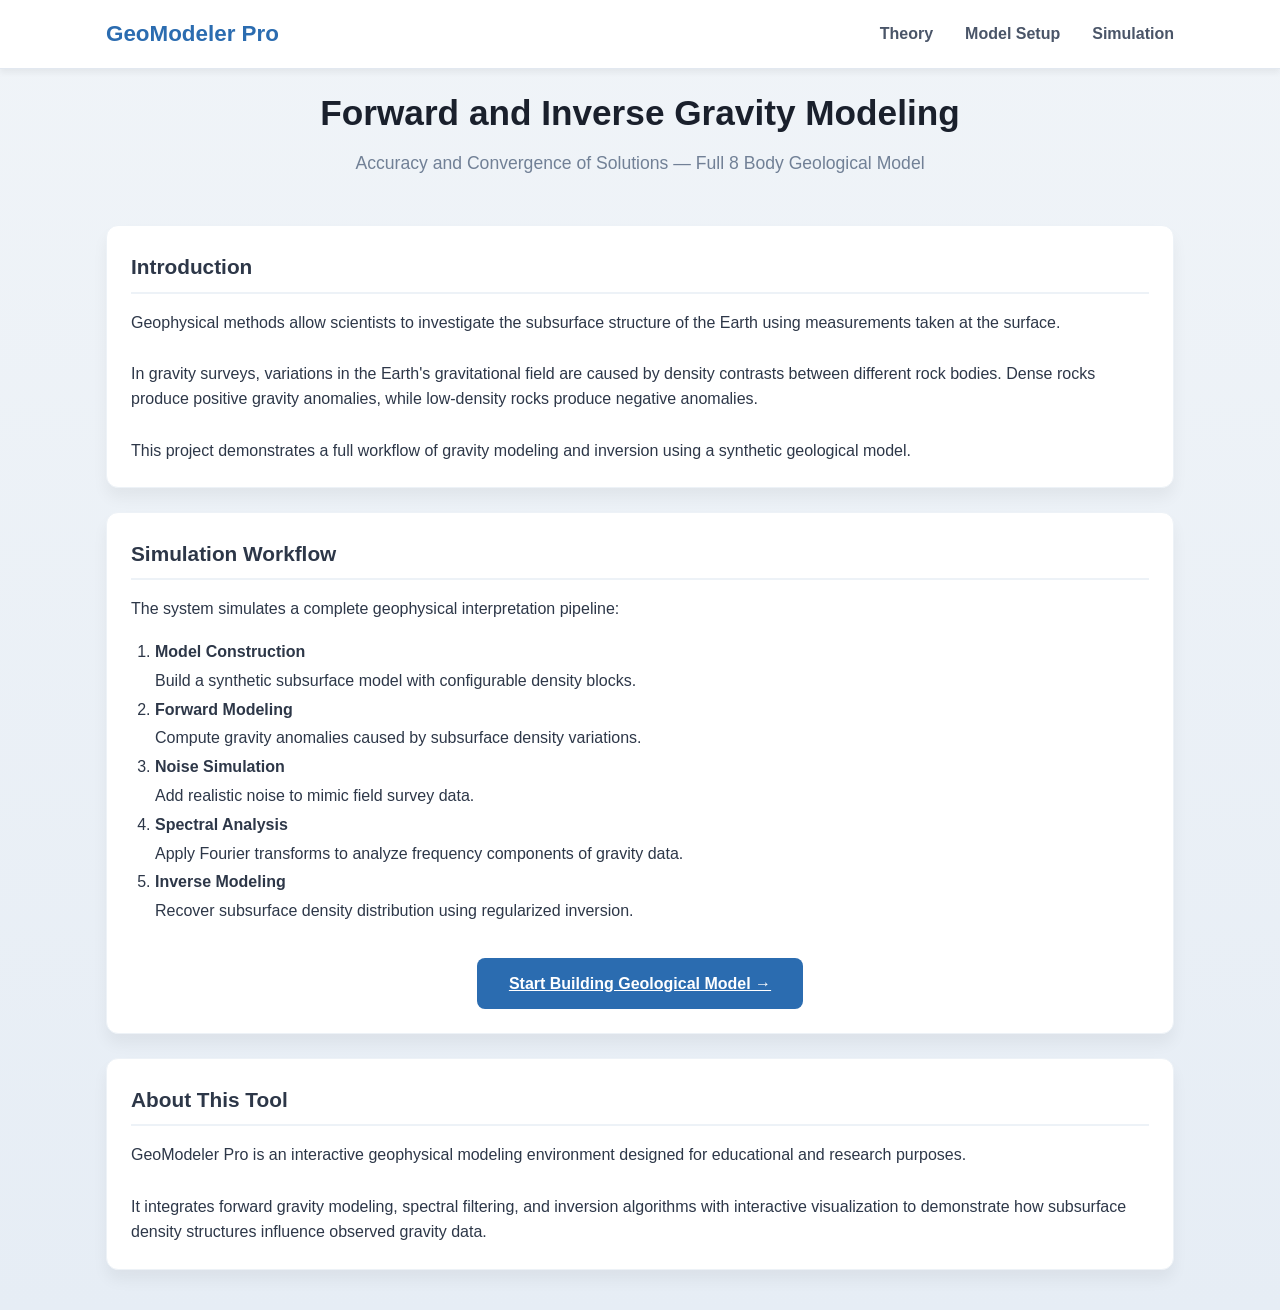
<file: index.html>
<!DOCTYPE html>
<html lang="en">

<head>

<meta charset="UTF-8">
<meta name="viewport" content="width=device-width, initial-scale=1.0">

<title>GeoModeler Pro</title>

<link rel="stylesheet" href="style.css">

</head>


<body>

<!-- NAVBAR -->

<nav class="navbar">
<div class="nav-container">

<div class="nav-brand">GeoModeler Pro</div>

<button class="menu-toggle" onclick="toggleMenu()">☰</button>

<ul class="nav-links" id="navLinks">
<li><a href="index.html">Theory</a></li>
<li><a href="model.html">Model Setup</a></li>
<li><a href="simulation.html">Simulation</a></li>
</ul>

</div>
</nav>


<!-- MAIN CONTENT -->

<main class="container">


<header class="page-header">

<h1>Forward and Inverse Gravity Modeling</h1>

<p class="subtitle">

Accuracy and Convergence of Solutions — Full 8 Body Geological Model

</p>

</header>



<!-- INTRODUCTION -->

<section class="content-card">

<h2>Introduction</h2>

<p>

Geophysical methods allow scientists to investigate the subsurface structure of the Earth using measurements taken at the surface.

</p>

<br>

<p>

In gravity surveys, variations in the Earth's gravitational field are caused by density contrasts between different rock bodies. Dense rocks produce positive gravity anomalies, while low-density rocks produce negative anomalies.

</p>

<br>

<p>

This project demonstrates a full workflow of gravity modeling and inversion using a synthetic geological model.

</p>

</section>



<!-- WORKFLOW -->

<section class="content-card">

<h2>Simulation Workflow</h2>

<p style="margin-bottom:1rem">

The system simulates a complete geophysical interpretation pipeline:

</p>


<ol style="padding-left:1.5rem; line-height:1.8">

<li>

<strong>Model Construction</strong><br>

Build a synthetic subsurface model with configurable density blocks.

</li>


<li>

<strong>Forward Modeling</strong><br>

Compute gravity anomalies caused by subsurface density variations.

</li>


<li>

<strong>Noise Simulation</strong><br>

Add realistic noise to mimic field survey data.

</li>


<li>

<strong>Spectral Analysis</strong><br>

Apply Fourier transforms to analyze frequency components of gravity data.

</li>


<li>

<strong>Inverse Modeling</strong><br>

Recover subsurface density distribution using regularized inversion.

</li>

</ol>


<div class="action-container">

<a href="model.html" class="btn-primary">

Start Building Geological Model →

</a>

</div>

</section>



<!-- ABOUT -->

<section class="content-card">

<h2>About This Tool</h2>

<p>

GeoModeler Pro is an interactive geophysical modeling environment designed for educational and research purposes.

</p>

<br>

<p>

It integrates forward gravity modeling, spectral filtering, and inversion algorithms with interactive visualization to demonstrate how subsurface density structures influence observed gravity data.

</p>

</section>



</main>

<script>
function toggleMenu(){
const menu=document.getElementById("navLinks")
menu.classList.toggle("active")
}
</script>

</body>

</html>
</file>
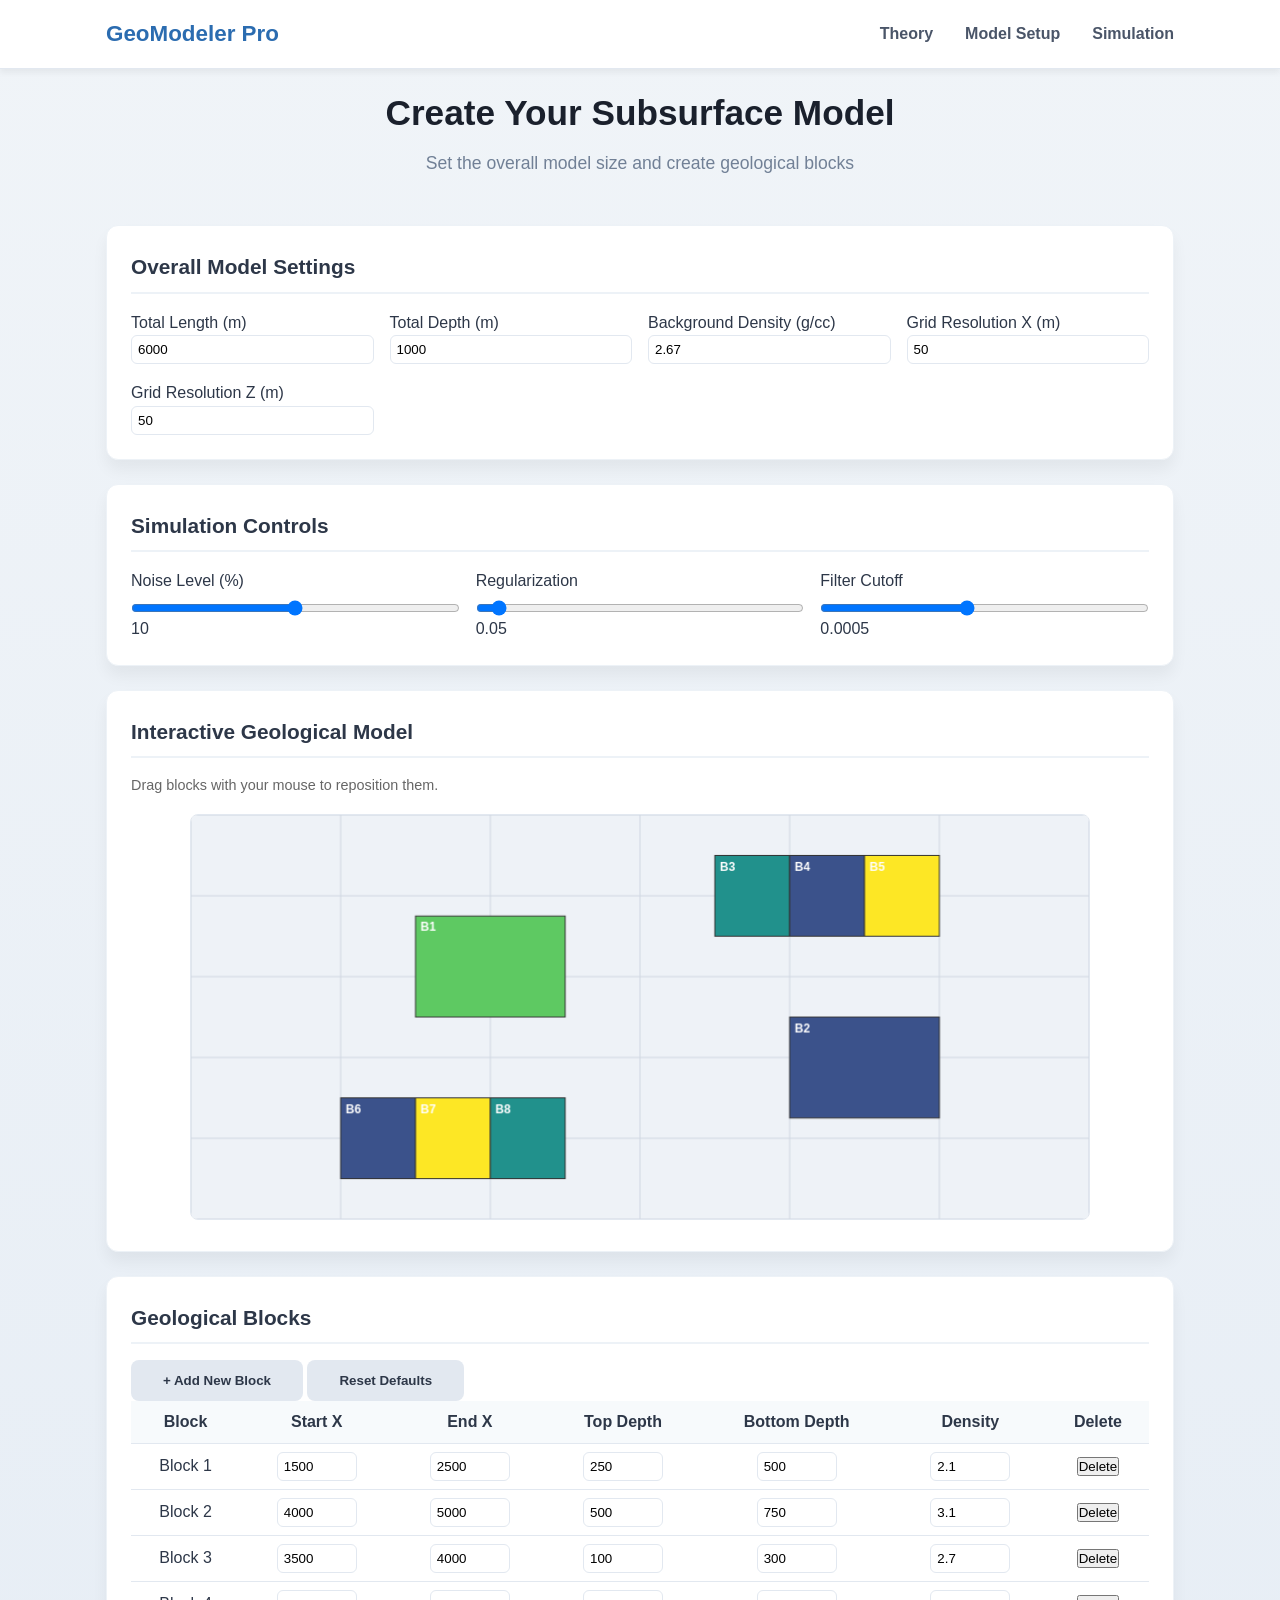
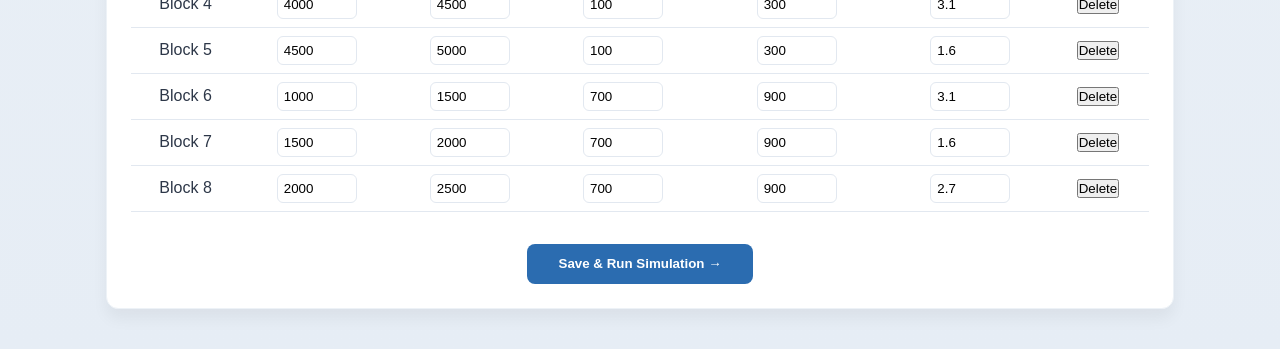
<file: model.html>
<!DOCTYPE html>
<html lang="en">

<head>
<meta charset="UTF-8">
<meta name="viewport" content="width=device-width, initial-scale=1.0">

<title>Model Setup | GeoModeler Pro</title>

<link rel="stylesheet" href="style.css">

</head>

<body>

<nav class="navbar">
<div class="nav-container">

<div class="nav-brand">GeoModeler Pro</div>

<button class="menu-toggle" onclick="toggleMenu()">☰</button>

<ul class="nav-links" id="navLinks">
<li><a href="index.html">Theory</a></li>
<li><a href="model.html">Model Setup</a></li>
<li><a href="simulation.html">Simulation</a></li>
</ul>


</div>
</nav>


<main class="container">

<header class="page-header">

<h1>Create Your Subsurface Model</h1>

<p class="subtitle">
Set the overall model size and create geological blocks
</p>

</header>


<!-- GLOBAL SETTINGS -->

<section class="content-card">

<h2>Overall Model Settings</h2>

<div class="global-settings">

<div class="input-group">
<label>Total Length (m)</label>
<input type="number" id="modelLength" value="6000">
</div>

<div class="input-group">
<label>Total Depth (m)</label>
<input type="number" id="modelDepth" value="1000">
</div>

<div class="input-group">
<label>Background Density (g/cc)</label>
<input type="number" step="0.01" id="bgDensity" value="2.67">
</div>

<div class="input-group">
<label>Grid Resolution X (m)</label>
<input type="number" id="gridDx" value="50">
</div>

<div class="input-group">
<label>Grid Resolution Z (m)</label>
<input type="number" id="gridDz" value="50">
</div>

</div>

</section>


<!-- SIMULATION CONTROLS -->

<section class="content-card">

<h2>Simulation Controls</h2>

<div class="global-settings">

<div class="input-group">
<label>Noise Level (%)</label>
<input type="range" min="0" max="20" value="10" id="noiseLevel"
oninput="noiseValue.innerText=this.value">
<span id="noiseValue">10</span>
</div>

<div class="input-group">
<label>Regularization</label>
<input type="range" min="0.001" max="1" step="0.001" value="0.05" id="lambdaReg"
oninput="lambdaValue.innerText=this.value">
<span id="lambdaValue">0.05</span>
</div>

<div class="input-group">
<label>Filter Cutoff</label>
<input type="range" min="0.0001" max="0.001" step="0.0001" value="0.0005" id="cutoffFreq"
oninput="cutoffValue.innerText=this.value">
<span id="cutoffValue">0.0005</span>
</div>

</div>

</section>


<!-- GEOLOGICAL MODEL CANVAS -->

<section class="content-card">

<h2>Interactive Geological Model</h2>

<p style="font-size:0.9rem;color:#666;margin-bottom:1rem;">

Drag blocks with your mouse to reposition them.

</p>

<div class="canvas-container">

<canvas id="modelCanvas"></canvas>

</div>

</section>


<!-- BLOCK TABLE -->

<section class="content-card">

<div class="table-controls">

<h2>Geological Blocks</h2>

<div>

<button class="btn-secondary" onclick="addBlock()">

+ Add New Block

</button>

<button class="btn-secondary" onclick="resetToDefault()">

Reset Defaults

</button>

</div>

</div>


<div class="table-responsive">

<table id="blocks-table">

<thead>

<tr>

<th>Block</th>

<th>Start X</th>

<th>End X</th>

<th>Top Depth</th>

<th>Bottom Depth</th>

<th>Density</th>

<th>Delete</th>

</tr>

</thead>

<tbody id="table-body"></tbody>

</table>

</div>


<div class="action-container">

<button class="btn-primary" onclick="saveAndProceed()">

Save & Run Simulation →

</button>

</div>

</section>

</main>


<script src="script.js"></script>

<script>

/* SAVE ALL PARAMETERS */

function saveParameters(){

localStorage.setItem("modelLength",
document.getElementById("modelLength").value)

localStorage.setItem("modelDepth",
document.getElementById("modelDepth").value)

localStorage.setItem("bgDensity",
document.getElementById("bgDensity").value)

localStorage.setItem("gridDx",
document.getElementById("gridDx").value)

localStorage.setItem("gridDz",
document.getElementById("gridDz").value)

localStorage.setItem("noiseLevel",
document.getElementById("noiseLevel").value)

localStorage.setItem("lambdaReg",
document.getElementById("lambdaReg").value)

localStorage.setItem("cutoffFreq",
document.getElementById("cutoffFreq").value)

}


/* MODIFY ORIGINAL SAVE BUTTON */

function saveAndProceed(){

saveParameters()

localStorage.setItem("geoBlocks",JSON.stringify(blocks))

window.location.href="simulation.html"

}

</script>

<script>
function toggleMenu(){
const menu=document.getElementById("navLinks")
menu.classList.toggle("active")
}
</script>

</body>
</html>
</file>
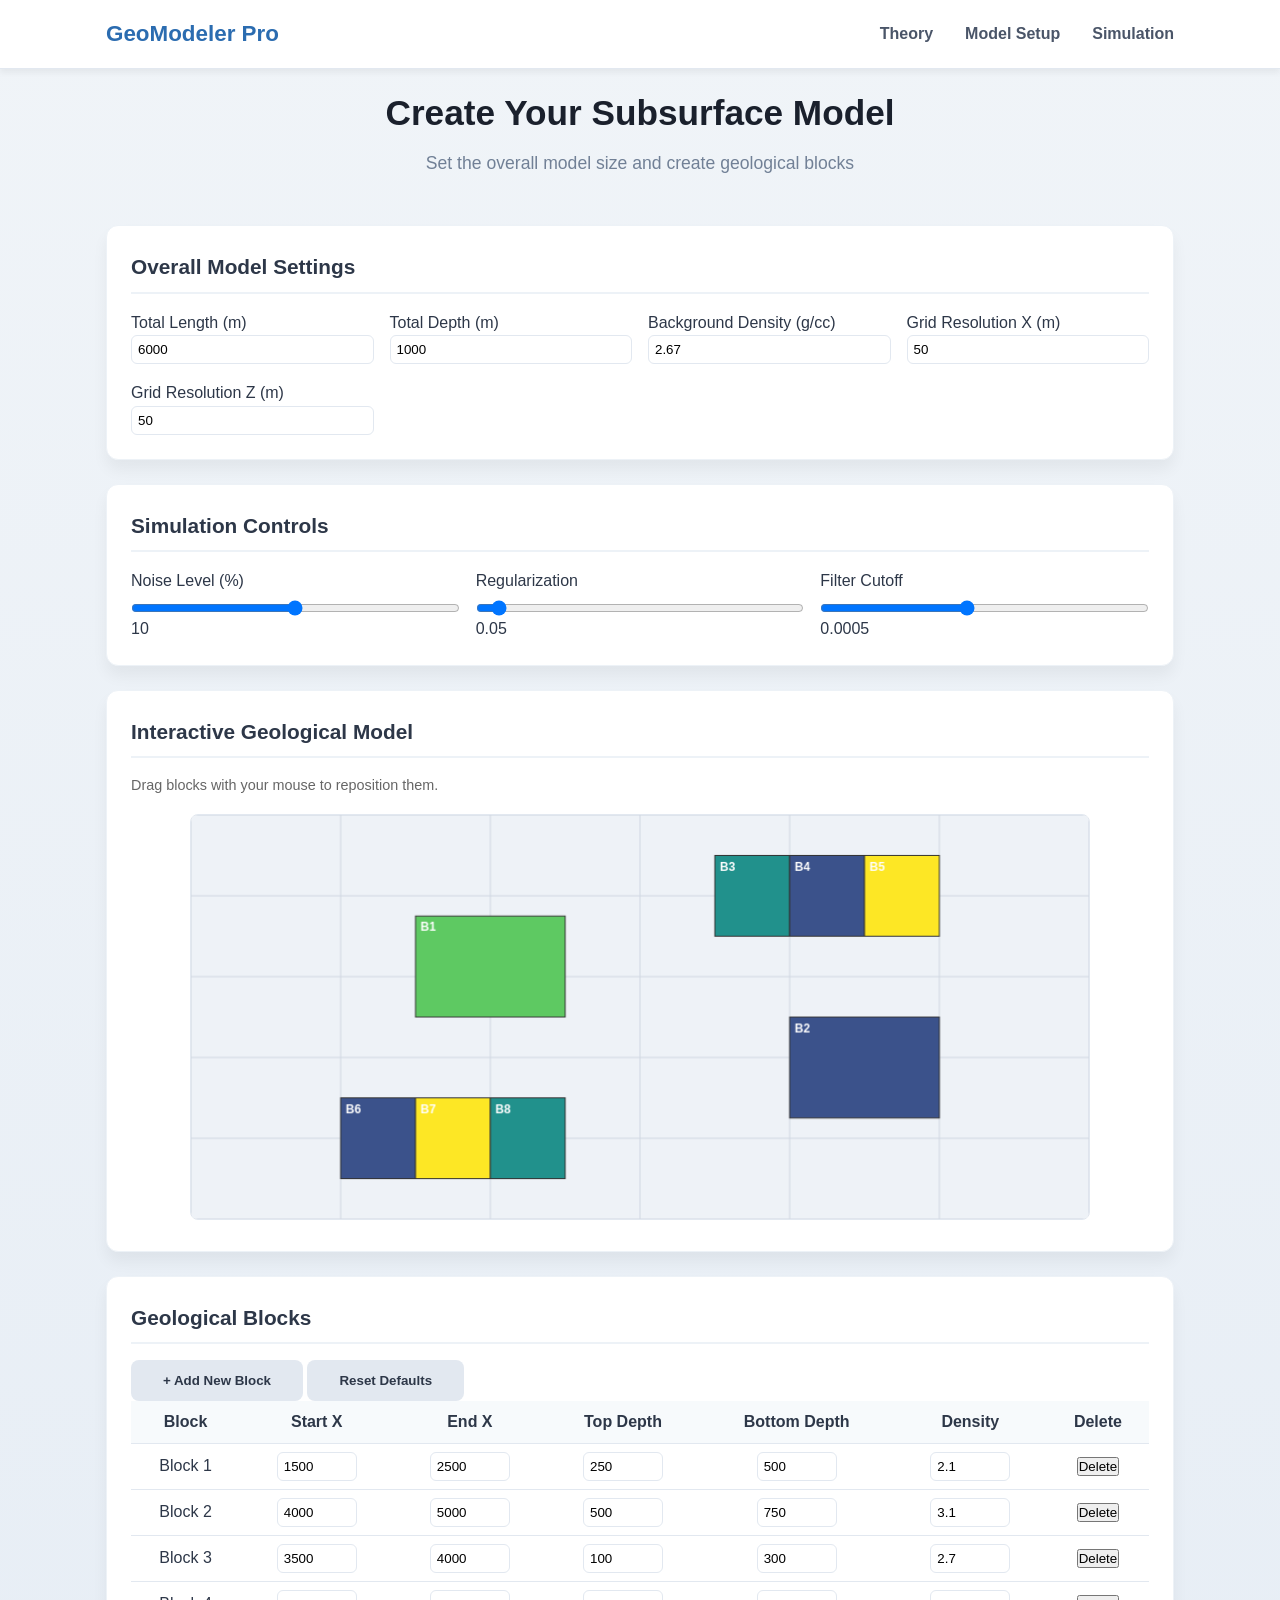
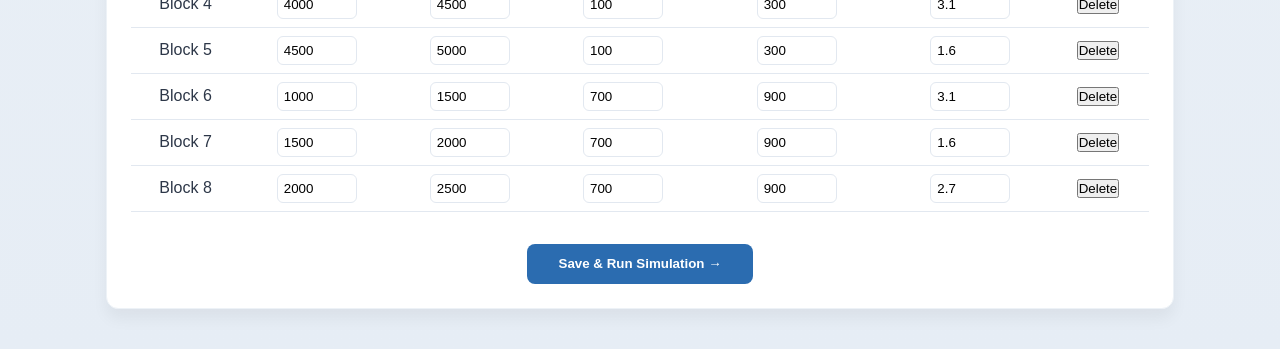
<file: simulation.html>
<!DOCTYPE html>
<html lang="en">

<head>

<meta charset="UTF-8">
<meta name="viewport" content="width=device-width, initial-scale=1.0">

<title>Simulation Results | GeoModeler Pro</title>

<link rel="stylesheet" href="style.css">

<script src="https://cdn.plot.ly/plotly-2.27.0.min.js"></script>

</head>


<body>

<nav class="navbar">
<div class="nav-container">

<div class="nav-brand">GeoModeler Pro</div>

<button class="menu-toggle" onclick="toggleMenu()">☰</button>

<ul class="nav-links" id="navLinks">
<li><a href="index.html">Theory</a></li>
<li><a href="model.html">Model Setup</a></li>
<li><a href="simulation.html">Simulation</a></li>
</ul>


</div>
</nav>


<main class="container">


<header class="page-header">

<h1>Geophysical Simulation Results</h1>

<p class="subtitle" id="error-display">
Running full spectral filtering and inversion workflow...
</p>

</header>



<!-- LOADING STATE -->

<section class="content-card" id="status-section">

<div id="loading-message" style="text-align:center;padding:3rem 1rem;">

<div class="loader-spinner"></div>

<h2>Running Simulation...</h2>

<p>This may take a few seconds.</p>

</div>


<div id="error-message" style="display:none;text-align:center;padding:3rem 1rem;">

<h2 style="color:#e53e3e;">Connection Error</h2>

<p>Unable to connect to backend simulation server.</p>

<button class="btn-primary" onclick="runSimulation()">

Retry Simulation

</button>

</div>

</section>



<!-- RESULTS -->

<section id="results-section" style="display:none;">


<!-- TRUE MODEL -->

<div class="content-card">

<h2>1. True Geological Model</h2>

<div id="plot-true-model" class="chart-container"></div>

</div>



<!-- POWER + DATA FIT -->

<div class="content-card">
<h2>2. Synthetic Gravity Data with Noise</h2>
<div id="plot-gravity" class="chart-container"></div>
</div>

<div class="content-card">
<h2>3. Power Spectrum of Gravity Data</h2>
<div id="plot-spectrum" class="chart-container"></div>
</div>

<div class="content-card">

<h2>FFT Filter Control</h2>

<input
type="range"
min="0.0001"
max="0.001"
step="0.0001"
value="0.0005"
id="fftSlider"
oninput="updateFFT(this.value)"
>

<p>Cutoff Frequency: <span id="fftValue">0.0005</span></p>

</div>

<div class="content-card">
<h2>4. Gravity Signal After Spectral Filtering</h2>
<div id="plot-filtered" class="chart-container"></div>
</div>

<div class="content-card">
<h2>5. Residual Gravity (High Frequency Component)</h2>
<div id="plot-residual" class="chart-container"></div>
</div>

<div class="content-card">
<h2>6. Recovered Geological Model</h2>
<div id="plot-recovered-model" class="chart-container"></div>
</div>

<div class="content-card">

<h2>3D Geological Model Viewer</h2>

<div id="plot-3d-model" class="chart-container"></div>

</div>

<div class="content-card">
<h2>7. Data Fit After Inversion</h2>
<div id="plot-data-fit" class="chart-container"></div>
</div>

<div class="content-card">
<h2>8. Convergence Analysis: Error vs Grid Resolution</h2>
<div id="plot-convergence" class="chart-container"></div>
</div>




<!-- CROSS SECTION -->
<div class="content-card">

<h2>Cross-Section Explorer</h2>

<p>
Drag the slider to inspect a vertical geological slice through the recovered model.
</p>

<input
type="range"
min="0"
max="6000"
step="50"
value="3000"
id="crossSectionSlider"
oninput="updateCrossSection(this.value)"
style="width:100%;margin-bottom:10px;"
>

<p>
Slice Position: <strong><span id="slicePosition">3000</span></strong> m
</p>

<div id="cross-section-plot" class="chart-container"></div>

</div>

<div class="content-card">

<h2>Density Legend</h2>

<div class="density-legend">

<div class="legend-item" style="background:#440154">High Density</div>
<div class="legend-item" style="background:#3b528b">Medium-High</div>
<div class="legend-item" style="background:#21918c">Medium</div>
<div class="legend-item" style="background:#5ec962">Low</div>
<div class="legend-item" style="background:#fde725">Very Low</div>

</div>

</div>
</div>



<!-- ACTION BUTTONS -->

<div class="action-container">

<button class="btn-primary" onclick="downloadResults()">

Download Simulation Data

</button>

</div>


<div class="action-container">

<a href="model.html" class="btn-secondary">

← Return to Model Editor

</a>

</div>



</section>


</main>


<script src="simulation.js"></script>

<script>
function toggleMenu(){
const menu=document.getElementById("navLinks")
menu.classList.toggle("active")
}
</script>

</body>

</html>
</file>
<file: style.css>
/* -------------------------------
GLOBAL RESET
--------------------------------*/

*{
    margin:0;
    padding:0;
    box-sizing:border-box;
    font-family:-apple-system,BlinkMacSystemFont,"Segoe UI",Roboto,Helvetica,Arial,sans-serif;
}

body{
    background:#f0f4f8;
    color:#2d3748;
    line-height:1.6;
}

html{
scroll-behavior:smooth;
}

/* -------------------------------
NAVBAR
--------------------------------*/

.navbar{
    background:white;
    border-bottom:1px solid #e2e8f0;
    box-shadow:0 4px 6px rgba(0,0,0,0.05);
    position:sticky;
    top:0;
    z-index:100;
}

.nav-container{
width:100%;
max-width:1100px;
margin:auto;
padding:1rem;
display:flex;
justify-content:space-between;
align-items:center;
flex-wrap:wrap;
}

.nav-brand{
    font-size:1.4rem;
    font-weight:700;
    color:#2b6cb0;
}

.nav-links{
    list-style:none;
    display:flex;
    gap:2rem;
}

.nav-links a{
    text-decoration:none;
    color:#4a5568;
    font-weight:600;
    padding-bottom:4px;
}

.nav-links a:hover{
    color:#2b6cb0;
}

.nav-links a.active{
    color:#2b6cb0;
    border-bottom:3px solid #2b6cb0;
}

.menu-toggle{
display:none;
font-size:24px;
background:none;
border:none;
cursor:pointer;
}

/* Mobile */

@media(max-width:768px){

.menu-toggle{
display:block;
}

.nav-links{
display:none;
flex-direction:column;
width:100%;
gap:1rem;
margin-top:10px;
}

.nav-links.active{
display:flex;
}

}


/* -------------------------------
PAGE LAYOUT
--------------------------------*/
.container{
width:100%;
max-width:1100px;
margin:auto;
padding:1rem;
}

.page-header{
text-align:center;
margin-bottom:3rem;
}

.page-header h1{
font-size:2.2rem;
color:#1a202c;
margin-bottom:0.5rem;
}

.subtitle{
color:#718096;
font-size:1.1rem;
}


/* -------------------------------
CONTENT CARDS
--------------------------------*/

.content-card{
width:100%;
max-width:100%;
background:white;
border-radius:12px;
padding:1.5rem;
box-shadow:0 10px 15px rgba(0,0,0,0.05);
border:1px solid #edf2f7;
margin-bottom:1.5rem;
transition:transform .25s ease, box-shadow .25s ease;
}

.content-card:hover{
transform:translateY(-5px);
box-shadow:0 25px 35px rgba(0,0,0,0.12);
}


.content-card h2{

font-size:1.3rem;

margin-bottom:1rem;

border-bottom:2px solid #edf2f7;

padding-bottom:0.5rem;

}


/* -------------------------------
CHARTS
--------------------------------*/

.chart-grid{
display:flex;
flex-direction:column;
gap:2rem;
margin-bottom:2rem;
}

.chart-container{
width:100%;
height:420px;
max-width:100%;
overflow:hidden;
}

.chart-container > div{
width:100% !important;
max-width:100% !important;
}

/* -------------------------------
BUTTONS
--------------------------------*/

.action-container{

text-align:center;

margin-top:2rem;

}

button{

cursor:pointer;

}

.btn-primary{

background:#2b6cb0;

color:white;

padding:0.8rem 2rem;

border-radius:8px;

border:none;

font-weight:600;

transition:background .2s;

}

.btn-primary:hover{

background:#2c5282;

}

.btn-secondary{

background:#e2e8f0;

color:#2d3748;

padding:0.8rem 2rem;

border-radius:8px;

border:none;

font-weight:600;

}

.btn-secondary:hover{

background:#cbd5e0;

}

.btn-primary,
.btn-secondary{
transition:all .2s ease;
}

.btn-primary:hover{
transform:scale(1.05);
}

.btn-secondary:hover{
transform:scale(1.05);
}

.btn-primary,
.btn-secondary{
display:inline-block;
max-width:100%;
text-align:center;
}
/* -------------------------------
MODEL EDITOR
--------------------------------*/

.canvas-container{

width:100%;

max-width:900px;

margin:auto;

}

canvas{
width:100%;
height:auto;
border-radius:8px;
border:1px solid #e2e8f0;
}

/* -------------------------------
FORM INPUTS
--------------------------------*/

.global-settings{

display:grid;

grid-template-columns:repeat(auto-fit,minmax(200px,1fr));

gap:1rem;

}

.input-group{

display:flex;

flex-direction:column;

}

input[type=number]{

padding:6px;

border:1px solid #e2e8f0;

border-radius:6px;

}


/* -------------------------------
SLIDERS
--------------------------------*/

input[type=range]{

width:100%;

margin-top:6px;

}


/* -------------------------------
TABLE
--------------------------------*/

table{
width:100%;
min-width:600px;
border-collapse:collapse;
}

th,td{

padding:8px;

border-bottom:1px solid #e2e8f0;

text-align:center;

}

th{

background:#f7fafc;

}

table input{

width:80px;

padding:4px;

}

.table-responsive{
overflow-x:auto;
width:100%;
}


/* -------------------------------
LOADER
--------------------------------*/

.loader-spinner{

border:4px solid #edf2f7;

border-top:4px solid #2b6cb0;

border-radius:50%;

width:40px;

height:40px;

animation:spin 1s linear infinite;

margin:0 auto 1rem;

}

@keyframes spin{

0%{transform:rotate(0deg)}

100%{transform:rotate(360deg)}

}


/* -------------------------------
RESPONSIVE
--------------------------------*/

@media(max-width:768px){

.chart-grid{

grid-template-columns:1fr;

} 



.chart-container{
height:300px;
}


.nav-container{

flex-direction:column;

gap:1rem;

}

}


/* -------------------------------
BODY
--------------------------------*/

body{
animation:fadeIn 0.8s ease-in;
background:
linear-gradient(to bottom,#f0f4f8,#e6edf5);
}



@keyframes fadeIn{
from{
opacity:0;
transform:translateY(10px);
}
to{
opacity:1;
transform:translateY(0);
}
}


/* MOBILE */

@media (max-width:768px){

.chart-container{
height:300px;
}

.page-header h1{
font-size:1.6rem;
}

.subtitle{
font-size:0.9rem;
}

.content-card{
padding:1rem;
}

}

.density-legend{
display:flex;
flex-wrap:wrap;
gap:10px;
margin-top:10px;
}

.legend-item{
padding:8px 14px;
border-radius:6px;
color:white;
font-weight:600;
font-size:0.9rem;
}

body.dark{

background:#0f172a;
color:#e2e8f0;

}

body.dark .content-card{

background:#1e293b;
border-color:#334155;

}

body.dark .navbar{

background:#1e293b;

}

body.dark .btn-primary{

background:#2563eb;

}

body.dark table{

color:#e2e8f0;

}
</file>
